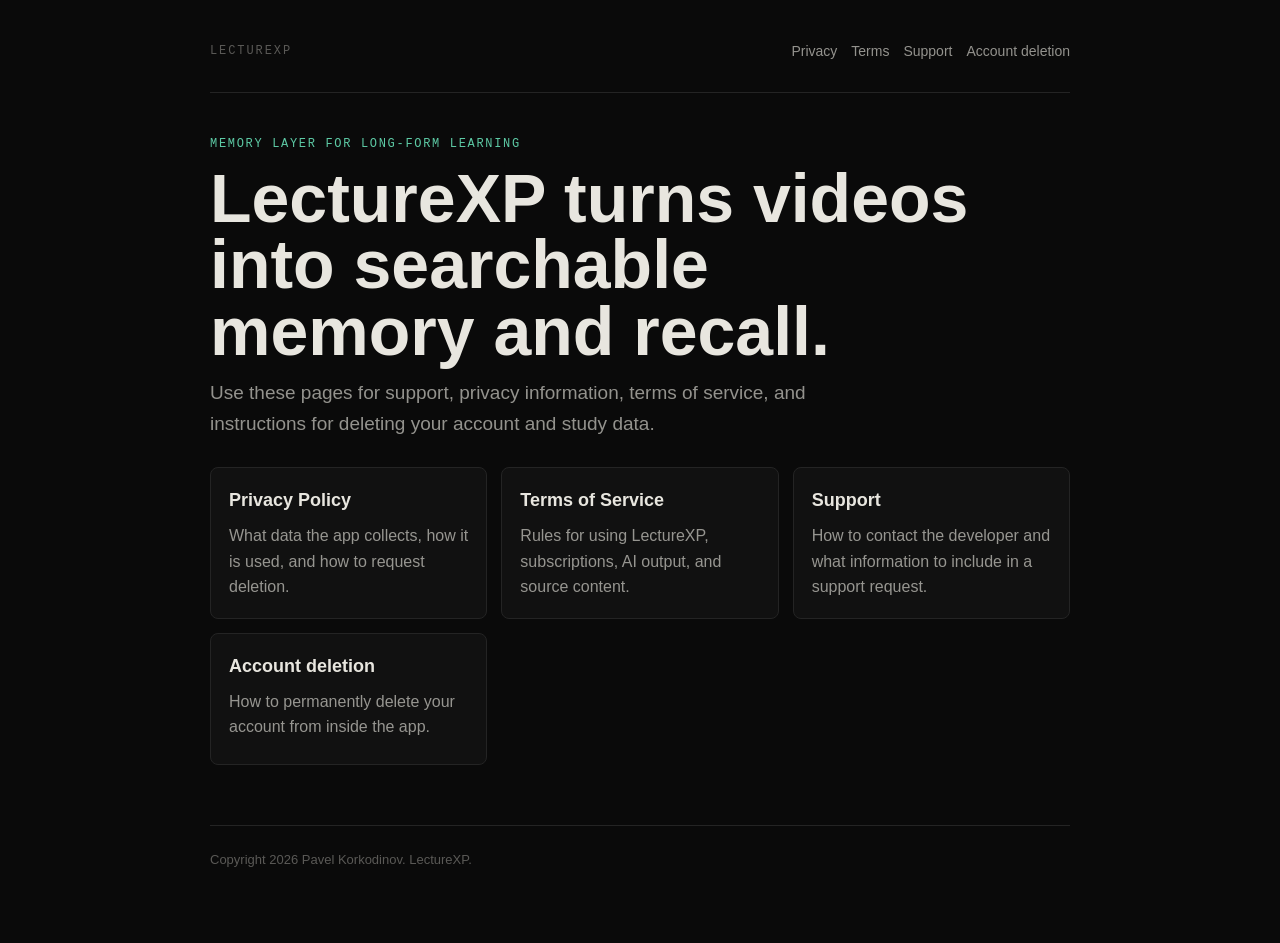
<file: index.html>
<!doctype html>
<html lang="en">
<head>
  <meta charset="utf-8">
  <meta name="viewport" content="width=device-width, initial-scale=1">
  <title>LectureXP Support</title>
  <meta name="description" content="Support, privacy, terms, and account deletion information for LectureXP.">
  <link rel="stylesheet" href="styles.css">
</head>
<body>
  <div class="shell">
    <header>
      <div class="brand">LectureXP</div>
      <nav>
        <a href="privacy.html">Privacy</a>
        <a href="terms.html">Terms</a>
        <a href="support.html">Support</a>
        <a href="account-deletion.html">Account deletion</a>
      </nav>
    </header>

    <main>
      <div class="eyebrow">Memory layer for long-form learning</div>
      <h1>LectureXP turns videos into searchable memory and recall.</h1>
      <p class="lead">Use these pages for support, privacy information, terms of service, and instructions for deleting your account and study data.</p>

      <div class="grid">
        <a class="link-card" href="privacy.html">
          <strong>Privacy Policy</strong>
          <span>What data the app collects, how it is used, and how to request deletion.</span>
        </a>
        <a class="link-card" href="terms.html">
          <strong>Terms of Service</strong>
          <span>Rules for using LectureXP, subscriptions, AI output, and source content.</span>
        </a>
        <a class="link-card" href="support.html">
          <strong>Support</strong>
          <span>How to contact the developer and what information to include in a support request.</span>
        </a>
        <a class="link-card" href="account-deletion.html">
          <strong>Account deletion</strong>
          <span>How to permanently delete your account from inside the app.</span>
        </a>
      </div>
    </main>

    <footer>Copyright 2026 Pavel Korkodinov. LectureXP.</footer>
  </div>
</body>
</html>
</file>
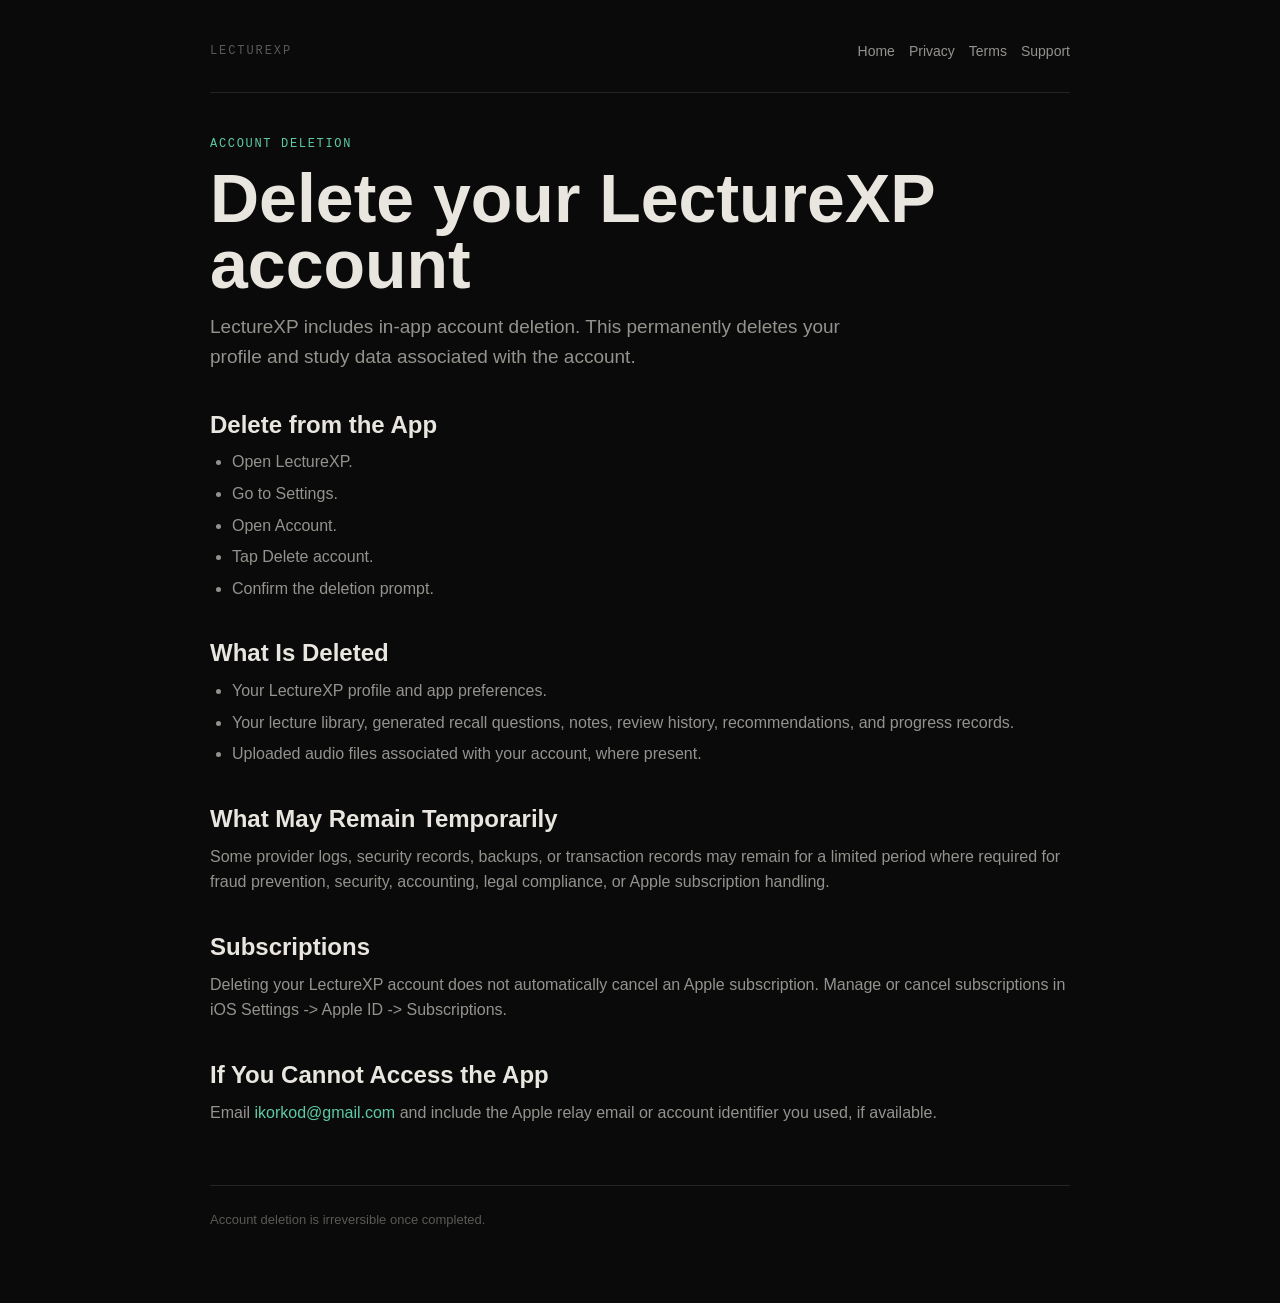
<file: account-deletion.html>
<!doctype html>
<html lang="en">
<head>
  <meta charset="utf-8">
  <meta name="viewport" content="width=device-width, initial-scale=1">
  <title>Account Deletion - LectureXP</title>
  <meta name="description" content="How to delete your LectureXP account and data.">
  <link rel="stylesheet" href="styles.css">
</head>
<body>
  <div class="shell">
    <header>
      <div class="brand">LectureXP</div>
      <nav>
        <a href="index.html">Home</a>
        <a href="privacy.html">Privacy</a>
        <a href="terms.html">Terms</a>
        <a href="support.html">Support</a>
      </nav>
    </header>

    <main>
      <div class="eyebrow">Account deletion</div>
      <h1>Delete your LectureXP account</h1>
      <p class="lead">LectureXP includes in-app account deletion. This permanently deletes your profile and study data associated with the account.</p>

      <h2>Delete from the App</h2>
      <ul>
        <li>Open LectureXP.</li>
        <li>Go to Settings.</li>
        <li>Open Account.</li>
        <li>Tap Delete account.</li>
        <li>Confirm the deletion prompt.</li>
      </ul>

      <h2>What Is Deleted</h2>
      <ul>
        <li>Your LectureXP profile and app preferences.</li>
        <li>Your lecture library, generated recall questions, notes, review history, recommendations, and progress records.</li>
        <li>Uploaded audio files associated with your account, where present.</li>
      </ul>

      <h2>What May Remain Temporarily</h2>
      <p>Some provider logs, security records, backups, or transaction records may remain for a limited period where required for fraud prevention, security, accounting, legal compliance, or Apple subscription handling.</p>

      <h2>Subscriptions</h2>
      <p>Deleting your LectureXP account does not automatically cancel an Apple subscription. Manage or cancel subscriptions in iOS Settings -> Apple ID -> Subscriptions.</p>

      <h2>If You Cannot Access the App</h2>
      <p>Email <a href="mailto:ikorkod@gmail.com">ikorkod@gmail.com</a> and include the Apple relay email or account identifier you used, if available.</p>
    </main>

    <footer>Account deletion is irreversible once completed.</footer>
  </div>
</body>
</html>
</file>
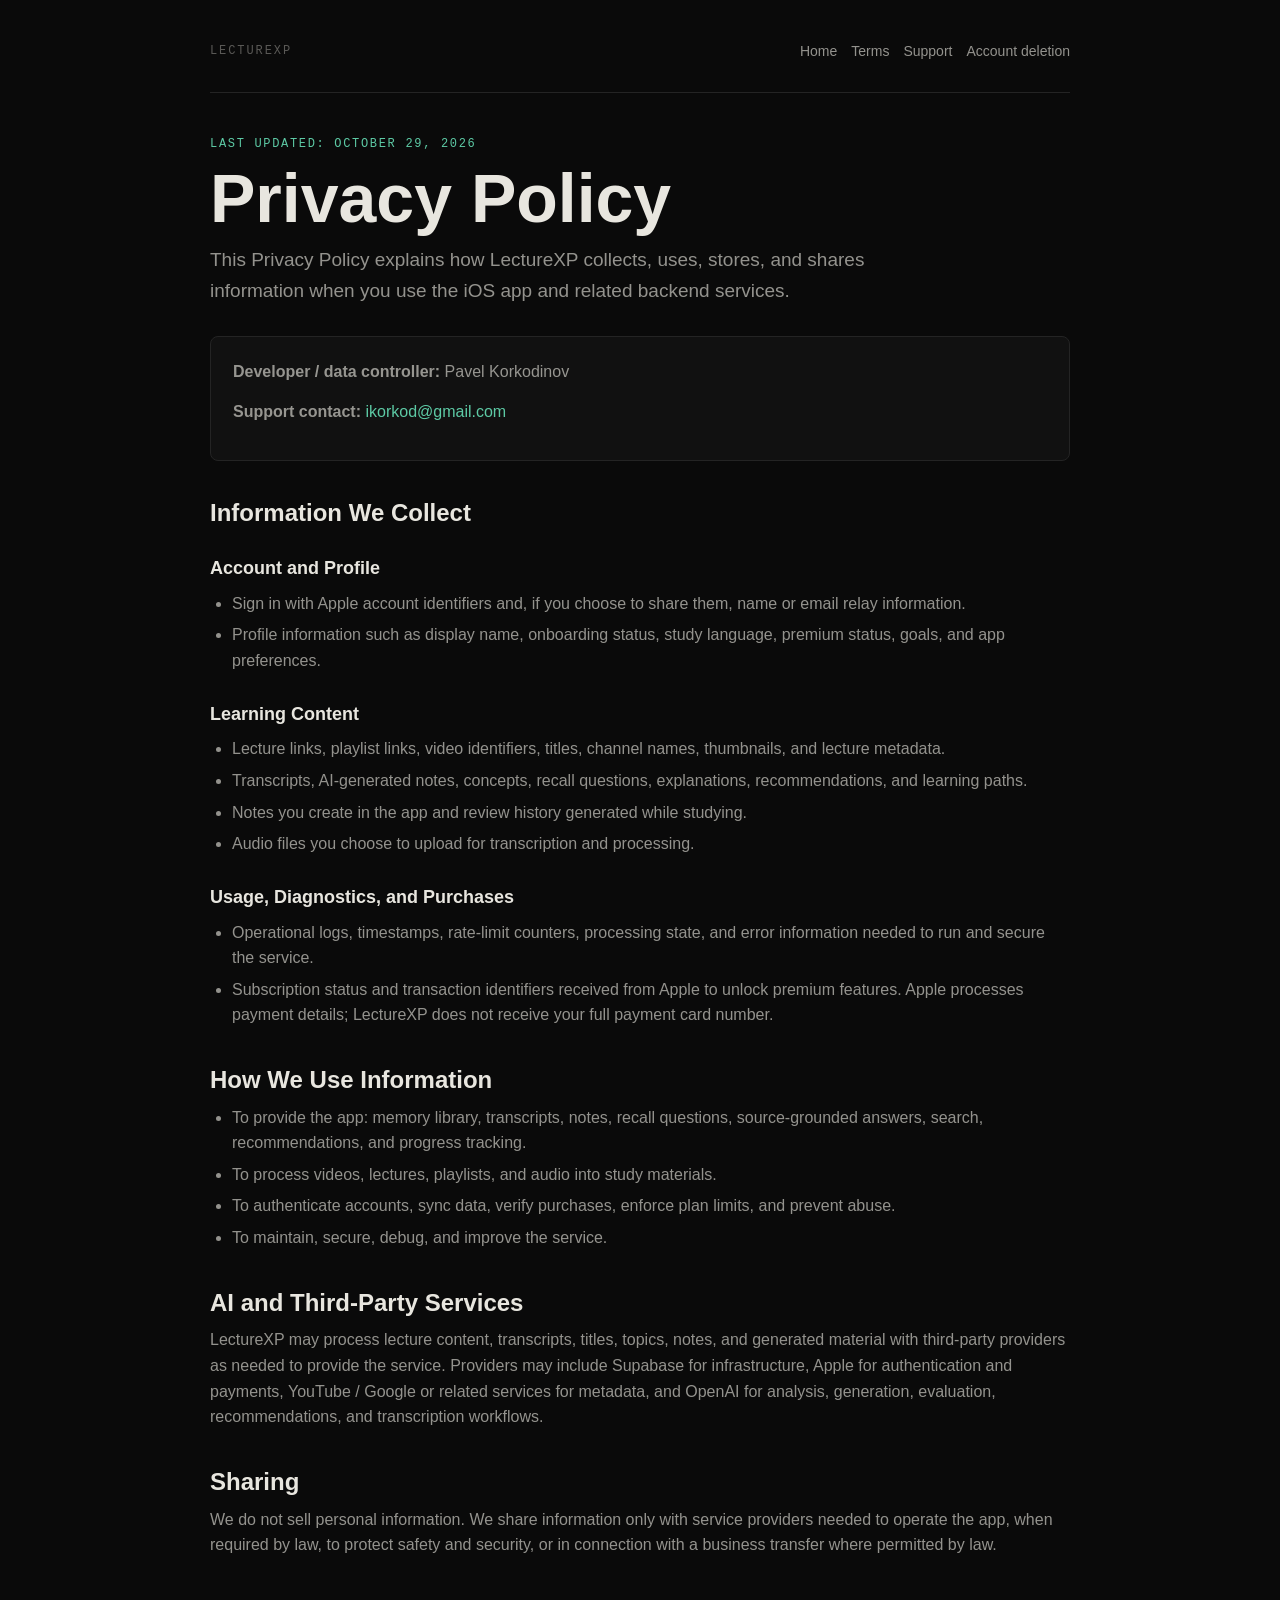
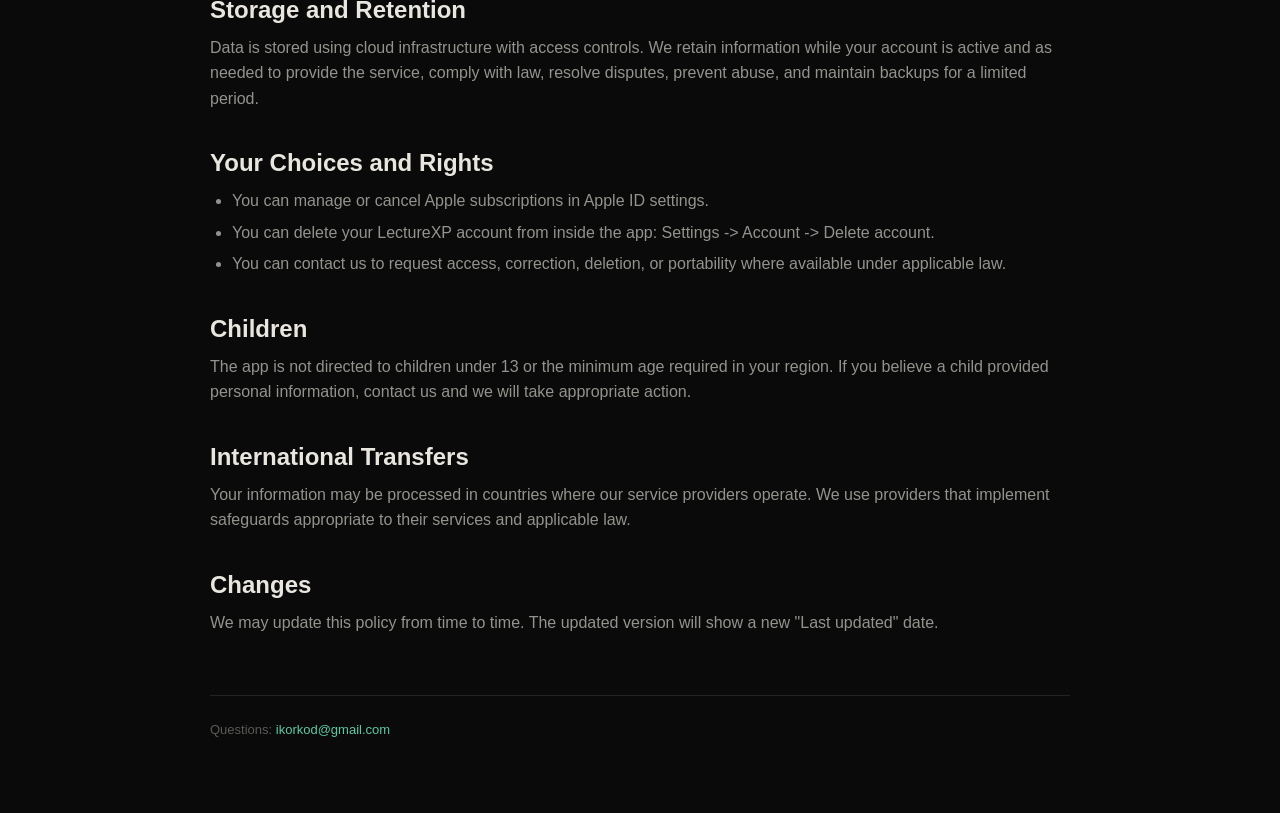
<file: privacy.html>
<!doctype html>
<html lang="en">
<head>
  <meta charset="utf-8">
  <meta name="viewport" content="width=device-width, initial-scale=1">
  <title>Privacy Policy - LectureXP</title>
  <meta name="description" content="Privacy Policy for LectureXP.">
  <link rel="stylesheet" href="styles.css">
</head>
<body>
  <div class="shell">
    <header>
      <div class="brand">LectureXP</div>
      <nav>
        <a href="index.html">Home</a>
        <a href="terms.html">Terms</a>
        <a href="support.html">Support</a>
        <a href="account-deletion.html">Account deletion</a>
      </nav>
    </header>

    <main>
      <div class="eyebrow">Last updated: October 29, 2026</div>
      <h1>Privacy Policy</h1>
      <p class="lead">This Privacy Policy explains how LectureXP collects, uses, stores, and shares information when you use the iOS app and related backend services.</p>

      <div class="panel">
        <p><strong>Developer / data controller:</strong> Pavel Korkodinov</p>
        <p><strong>Support contact:</strong> <a href="mailto:ikorkod@gmail.com">ikorkod@gmail.com</a></p>
      </div>

      <h2>Information We Collect</h2>
      <h3>Account and Profile</h3>
      <ul>
        <li>Sign in with Apple account identifiers and, if you choose to share them, name or email relay information.</li>
        <li>Profile information such as display name, onboarding status, study language, premium status, goals, and app preferences.</li>
      </ul>

      <h3>Learning Content</h3>
      <ul>
        <li>Lecture links, playlist links, video identifiers, titles, channel names, thumbnails, and lecture metadata.</li>
        <li>Transcripts, AI-generated notes, concepts, recall questions, explanations, recommendations, and learning paths.</li>
        <li>Notes you create in the app and review history generated while studying.</li>
        <li>Audio files you choose to upload for transcription and processing.</li>
      </ul>

      <h3>Usage, Diagnostics, and Purchases</h3>
      <ul>
        <li>Operational logs, timestamps, rate-limit counters, processing state, and error information needed to run and secure the service.</li>
        <li>Subscription status and transaction identifiers received from Apple to unlock premium features. Apple processes payment details; LectureXP does not receive your full payment card number.</li>
      </ul>

      <h2>How We Use Information</h2>
      <ul>
        <li>To provide the app: memory library, transcripts, notes, recall questions, source-grounded answers, search, recommendations, and progress tracking.</li>
        <li>To process videos, lectures, playlists, and audio into study materials.</li>
        <li>To authenticate accounts, sync data, verify purchases, enforce plan limits, and prevent abuse.</li>
        <li>To maintain, secure, debug, and improve the service.</li>
      </ul>

      <h2>AI and Third-Party Services</h2>
      <p>LectureXP may process lecture content, transcripts, titles, topics, notes, and generated material with third-party providers as needed to provide the service. Providers may include Supabase for infrastructure, Apple for authentication and payments, YouTube / Google or related services for metadata, and OpenAI for analysis, generation, evaluation, recommendations, and transcription workflows.</p>

      <h2>Sharing</h2>
      <p>We do not sell personal information. We share information only with service providers needed to operate the app, when required by law, to protect safety and security, or in connection with a business transfer where permitted by law.</p>

      <h2>Storage and Retention</h2>
      <p>Data is stored using cloud infrastructure with access controls. We retain information while your account is active and as needed to provide the service, comply with law, resolve disputes, prevent abuse, and maintain backups for a limited period.</p>

      <h2>Your Choices and Rights</h2>
      <ul>
        <li>You can manage or cancel Apple subscriptions in Apple ID settings.</li>
        <li>You can delete your LectureXP account from inside the app: Settings -> Account -> Delete account.</li>
        <li>You can contact us to request access, correction, deletion, or portability where available under applicable law.</li>
      </ul>

      <h2>Children</h2>
      <p>The app is not directed to children under 13 or the minimum age required in your region. If you believe a child provided personal information, contact us and we will take appropriate action.</p>

      <h2>International Transfers</h2>
      <p>Your information may be processed in countries where our service providers operate. We use providers that implement safeguards appropriate to their services and applicable law.</p>

      <h2>Changes</h2>
      <p>We may update this policy from time to time. The updated version will show a new "Last updated" date.</p>
    </main>

    <footer>Questions: <a href="mailto:ikorkod@gmail.com">ikorkod@gmail.com</a></footer>
  </div>
</body>
</html>
</file>
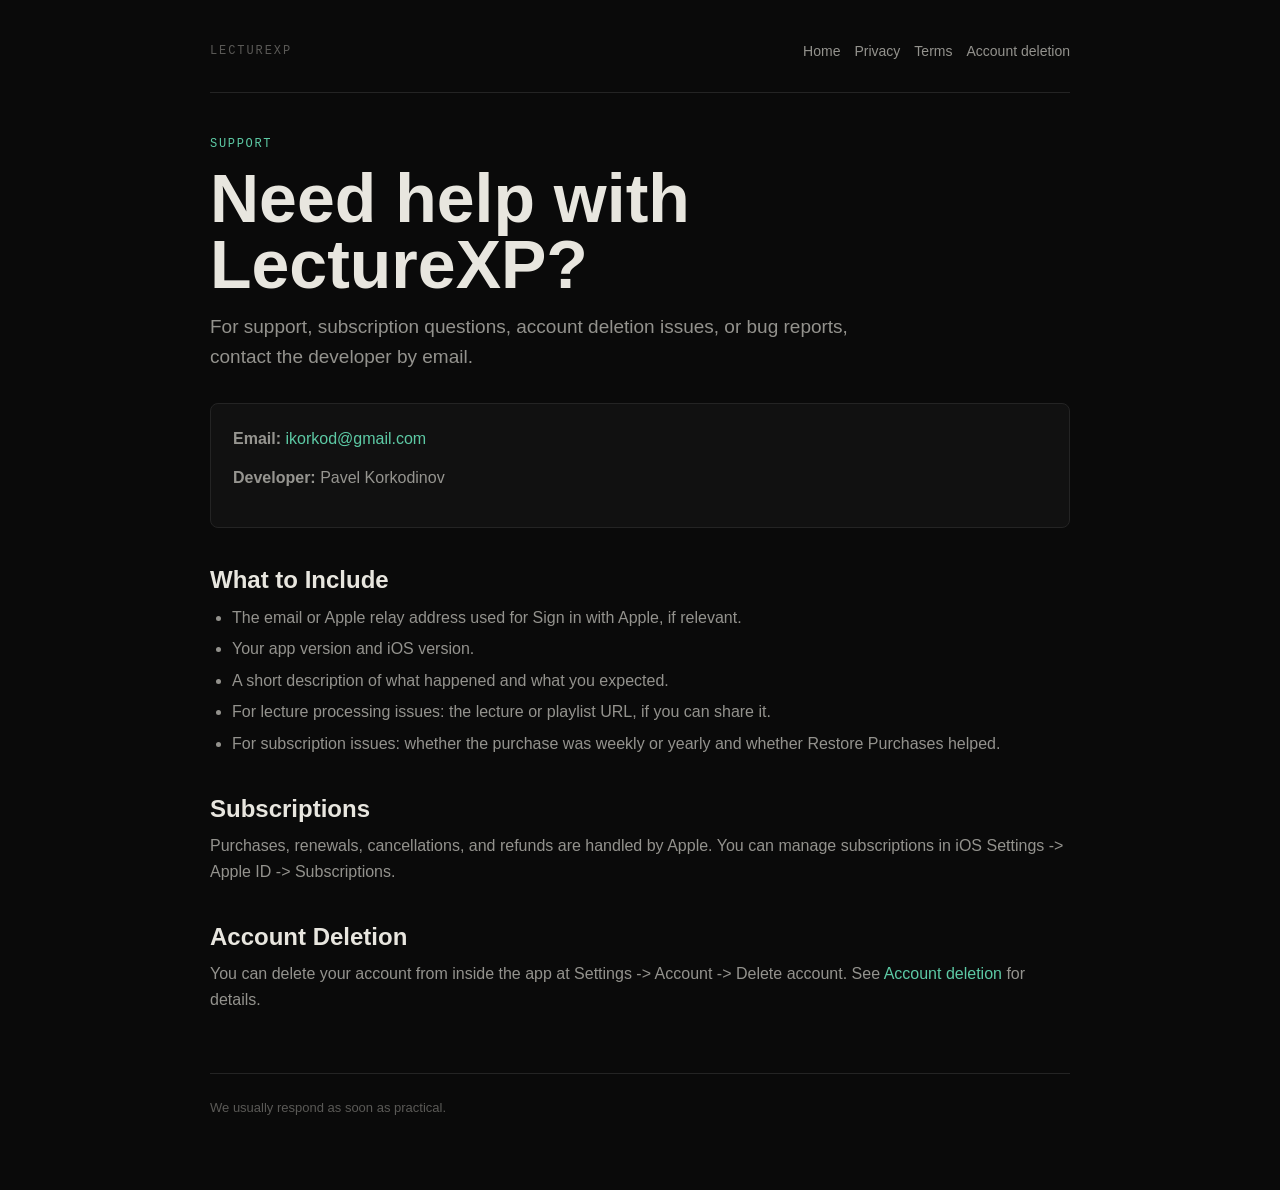
<file: support.html>
<!doctype html>
<html lang="en">
<head>
  <meta charset="utf-8">
  <meta name="viewport" content="width=device-width, initial-scale=1">
  <title>Support - LectureXP</title>
  <meta name="description" content="Support information for LectureXP.">
  <link rel="stylesheet" href="styles.css">
</head>
<body>
  <div class="shell">
    <header>
      <div class="brand">LectureXP</div>
      <nav>
        <a href="index.html">Home</a>
        <a href="privacy.html">Privacy</a>
        <a href="terms.html">Terms</a>
        <a href="account-deletion.html">Account deletion</a>
      </nav>
    </header>

    <main>
      <div class="eyebrow">Support</div>
      <h1>Need help with LectureXP?</h1>
      <p class="lead">For support, subscription questions, account deletion issues, or bug reports, contact the developer by email.</p>

      <div class="panel">
        <p><strong>Email:</strong> <a href="mailto:ikorkod@gmail.com">ikorkod@gmail.com</a></p>
        <p><strong>Developer:</strong> Pavel Korkodinov</p>
      </div>

      <h2>What to Include</h2>
      <ul>
        <li>The email or Apple relay address used for Sign in with Apple, if relevant.</li>
        <li>Your app version and iOS version.</li>
        <li>A short description of what happened and what you expected.</li>
        <li>For lecture processing issues: the lecture or playlist URL, if you can share it.</li>
        <li>For subscription issues: whether the purchase was weekly or yearly and whether Restore Purchases helped.</li>
      </ul>

      <h2>Subscriptions</h2>
      <p>Purchases, renewals, cancellations, and refunds are handled by Apple. You can manage subscriptions in iOS Settings -> Apple ID -> Subscriptions.</p>

      <h2>Account Deletion</h2>
      <p>You can delete your account from inside the app at Settings -> Account -> Delete account. See <a href="account-deletion.html">Account deletion</a> for details.</p>
    </main>

    <footer>We usually respond as soon as practical.</footer>
  </div>
</body>
</html>
</file>
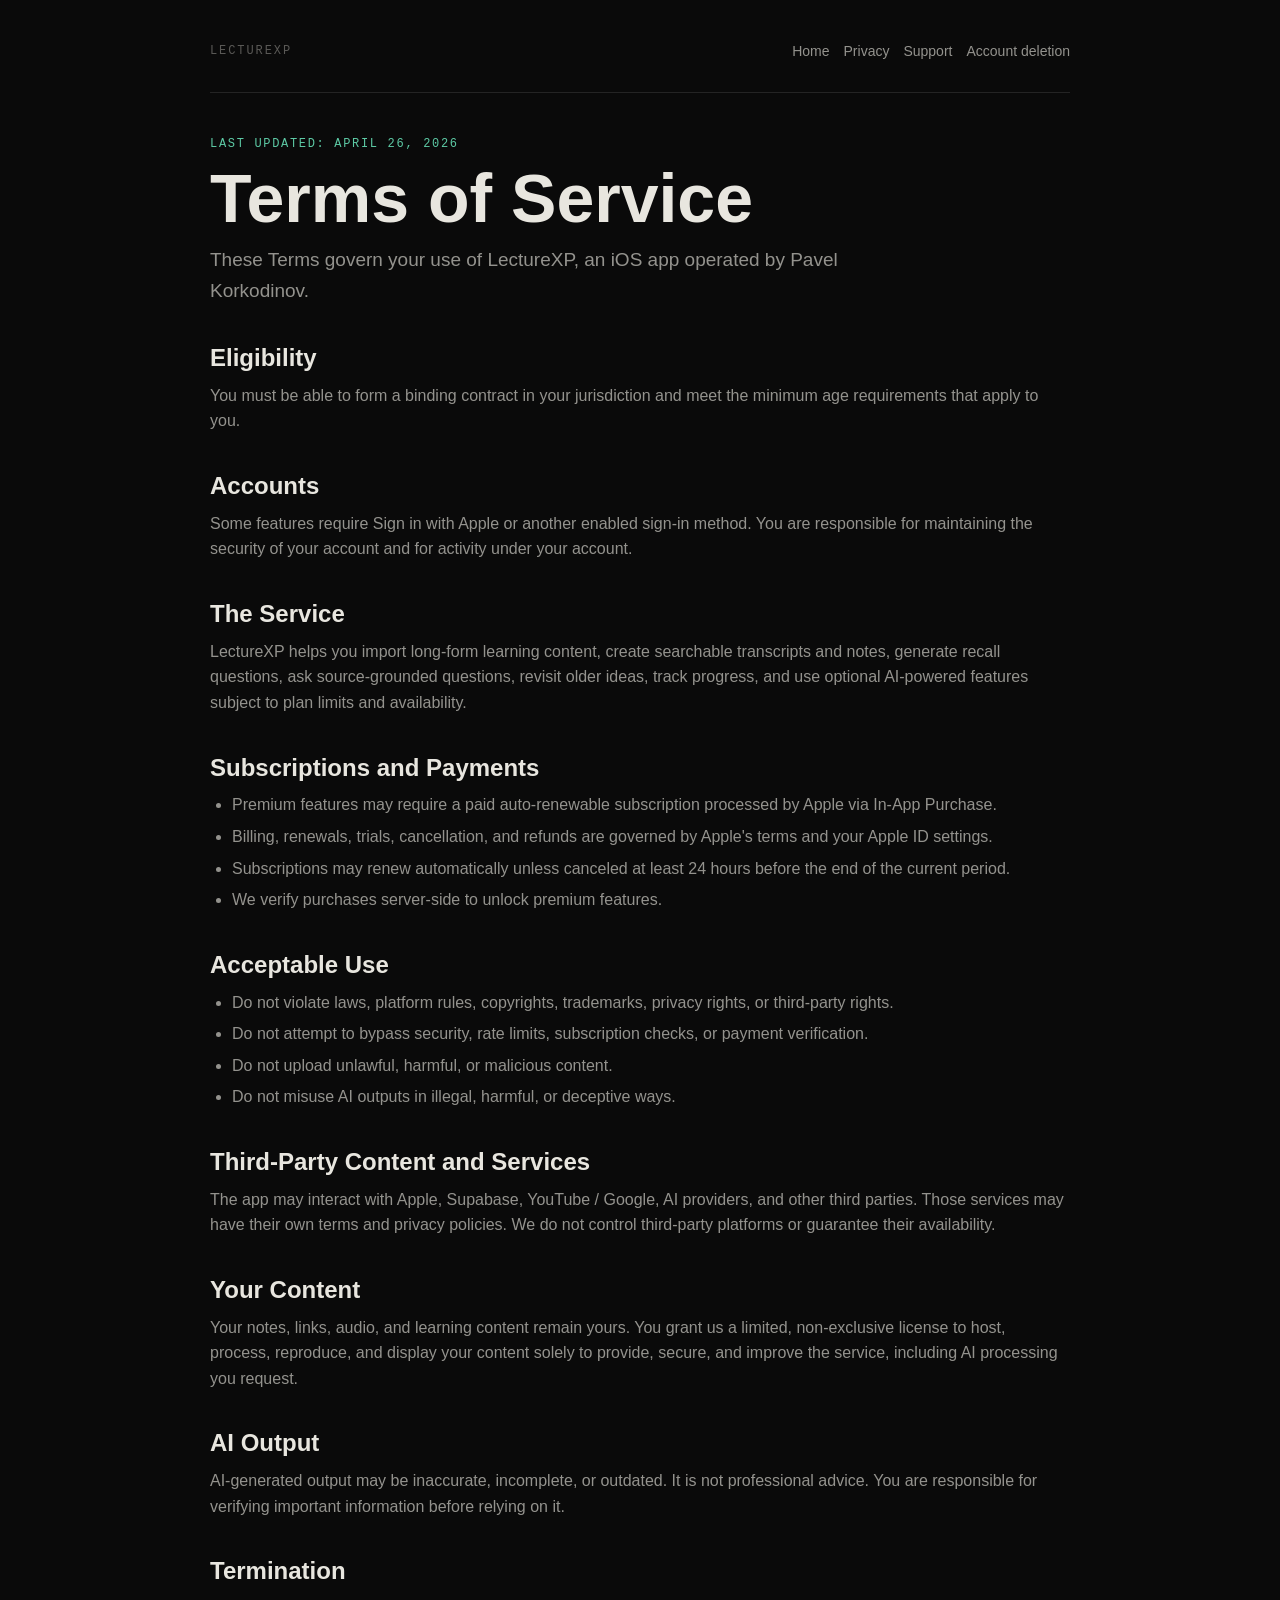
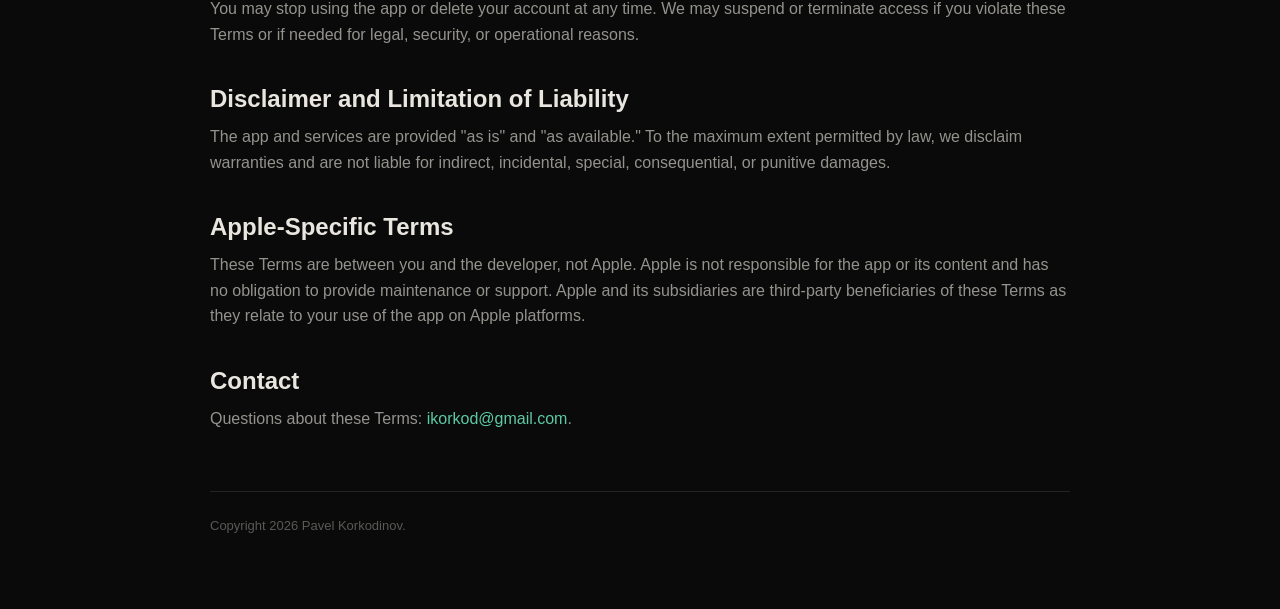
<file: terms.html>
<!doctype html>
<html lang="en">
<head>
  <meta charset="utf-8">
  <meta name="viewport" content="width=device-width, initial-scale=1">
  <title>Terms of Service - LectureXP</title>
  <meta name="description" content="Terms of Service for LectureXP.">
  <link rel="stylesheet" href="styles.css">
</head>
<body>
  <div class="shell">
    <header>
      <div class="brand">LectureXP</div>
      <nav>
        <a href="index.html">Home</a>
        <a href="privacy.html">Privacy</a>
        <a href="support.html">Support</a>
        <a href="account-deletion.html">Account deletion</a>
      </nav>
    </header>

    <main>
      <div class="eyebrow">Last updated: April 26, 2026</div>
      <h1>Terms of Service</h1>
      <p class="lead">These Terms govern your use of LectureXP, an iOS app operated by Pavel Korkodinov.</p>

      <h2>Eligibility</h2>
      <p>You must be able to form a binding contract in your jurisdiction and meet the minimum age requirements that apply to you.</p>

      <h2>Accounts</h2>
      <p>Some features require Sign in with Apple or another enabled sign-in method. You are responsible for maintaining the security of your account and for activity under your account.</p>

      <h2>The Service</h2>
      <p>LectureXP helps you import long-form learning content, create searchable transcripts and notes, generate recall questions, ask source-grounded questions, revisit older ideas, track progress, and use optional AI-powered features subject to plan limits and availability.</p>

      <h2>Subscriptions and Payments</h2>
      <ul>
        <li>Premium features may require a paid auto-renewable subscription processed by Apple via In-App Purchase.</li>
        <li>Billing, renewals, trials, cancellation, and refunds are governed by Apple's terms and your Apple ID settings.</li>
        <li>Subscriptions may renew automatically unless canceled at least 24 hours before the end of the current period.</li>
        <li>We verify purchases server-side to unlock premium features.</li>
      </ul>

      <h2>Acceptable Use</h2>
      <ul>
        <li>Do not violate laws, platform rules, copyrights, trademarks, privacy rights, or third-party rights.</li>
        <li>Do not attempt to bypass security, rate limits, subscription checks, or payment verification.</li>
        <li>Do not upload unlawful, harmful, or malicious content.</li>
        <li>Do not misuse AI outputs in illegal, harmful, or deceptive ways.</li>
      </ul>

      <h2>Third-Party Content and Services</h2>
      <p>The app may interact with Apple, Supabase, YouTube / Google, AI providers, and other third parties. Those services may have their own terms and privacy policies. We do not control third-party platforms or guarantee their availability.</p>

      <h2>Your Content</h2>
      <p>Your notes, links, audio, and learning content remain yours. You grant us a limited, non-exclusive license to host, process, reproduce, and display your content solely to provide, secure, and improve the service, including AI processing you request.</p>

      <h2>AI Output</h2>
      <p>AI-generated output may be inaccurate, incomplete, or outdated. It is not professional advice. You are responsible for verifying important information before relying on it.</p>

      <h2>Termination</h2>
      <p>You may stop using the app or delete your account at any time. We may suspend or terminate access if you violate these Terms or if needed for legal, security, or operational reasons.</p>

      <h2>Disclaimer and Limitation of Liability</h2>
      <p>The app and services are provided "as is" and "as available." To the maximum extent permitted by law, we disclaim warranties and are not liable for indirect, incidental, special, consequential, or punitive damages.</p>

      <h2>Apple-Specific Terms</h2>
      <p>These Terms are between you and the developer, not Apple. Apple is not responsible for the app or its content and has no obligation to provide maintenance or support. Apple and its subsidiaries are third-party beneficiaries of these Terms as they relate to your use of the app on Apple platforms.</p>

      <h2>Contact</h2>
      <p>Questions about these Terms: <a href="mailto:ikorkod@gmail.com">ikorkod@gmail.com</a>.</p>
    </main>

    <footer>Copyright 2026 Pavel Korkodinov.</footer>
  </div>
</body>
</html>
</file>
<file: styles.css>
:root {
  color-scheme: dark;
  --bg: #0a0a0a;
  --surface: #111111;
  --surface-2: #151515;
  --border: #242424;
  --text: #e8e6df;
  --muted: rgba(232, 230, 223, 0.62);
  --faint: rgba(232, 230, 223, 0.36);
  --accent: #5dcaa5;
}

* {
  box-sizing: border-box;
}

html {
  background: var(--bg);
}

body {
  margin: 0;
  background: var(--bg);
  color: var(--text);
  font: 16px/1.6 -apple-system, BlinkMacSystemFont, "SF Pro Text", Inter, sans-serif;
}

a {
  color: var(--accent);
  text-decoration: none;
}

a:hover {
  text-decoration: underline;
}

.shell {
  width: min(860px, calc(100vw - 36px));
  margin: 0 auto;
  padding: 40px 0 72px;
}

header {
  display: flex;
  justify-content: space-between;
  gap: 20px;
  align-items: center;
  padding: 0 0 30px;
  border-bottom: 1px solid var(--border);
}

.brand {
  color: var(--faint);
  font-family: ui-monospace, SFMono-Regular, Menlo, monospace;
  font-size: 12px;
  letter-spacing: 0.16em;
  text-transform: uppercase;
}

nav {
  display: flex;
  flex-wrap: wrap;
  gap: 14px;
  justify-content: flex-end;
}

nav a {
  color: var(--muted);
  font-size: 14px;
}

main {
  padding-top: 42px;
}

.eyebrow {
  color: var(--accent);
  font-family: ui-monospace, SFMono-Regular, Menlo, monospace;
  font-size: 12px;
  letter-spacing: 0.14em;
  text-transform: uppercase;
}

h1 {
  margin: 10px 0 14px;
  max-width: 760px;
  font-size: clamp(38px, 7vw, 68px);
  line-height: 0.98;
  letter-spacing: 0;
}

h2 {
  margin: 38px 0 10px;
  font-size: 24px;
  line-height: 1.2;
}

h3 {
  margin: 26px 0 8px;
  font-size: 18px;
}

p {
  margin: 0 0 14px;
  color: var(--muted);
}

ul {
  margin: 0 0 18px;
  padding-left: 22px;
  color: var(--muted);
}

li + li {
  margin-top: 6px;
}

.lead {
  max-width: 680px;
  color: var(--muted);
  font-size: 19px;
}

.panel {
  margin: 30px 0;
  padding: 22px;
  background: var(--surface);
  border: 1px solid var(--border);
  border-radius: 8px;
}

.grid {
  display: grid;
  grid-template-columns: repeat(auto-fit, minmax(220px, 1fr));
  gap: 14px;
  margin-top: 28px;
}

.link-card {
  display: block;
  min-height: 132px;
  padding: 18px;
  background: var(--surface);
  border: 1px solid var(--border);
  border-radius: 8px;
}

.link-card strong {
  display: block;
  color: var(--text);
  font-size: 18px;
  margin-bottom: 8px;
}

.link-card span {
  color: var(--muted);
}

footer {
  margin-top: 60px;
  padding-top: 24px;
  border-top: 1px solid var(--border);
  color: var(--faint);
  font-size: 13px;
}

code {
  padding: 2px 5px;
  border-radius: 5px;
  background: var(--surface-2);
}

@media (max-width: 640px) {
  header {
    align-items: flex-start;
    flex-direction: column;
  }

  nav {
    justify-content: flex-start;
  }
}
</file>
